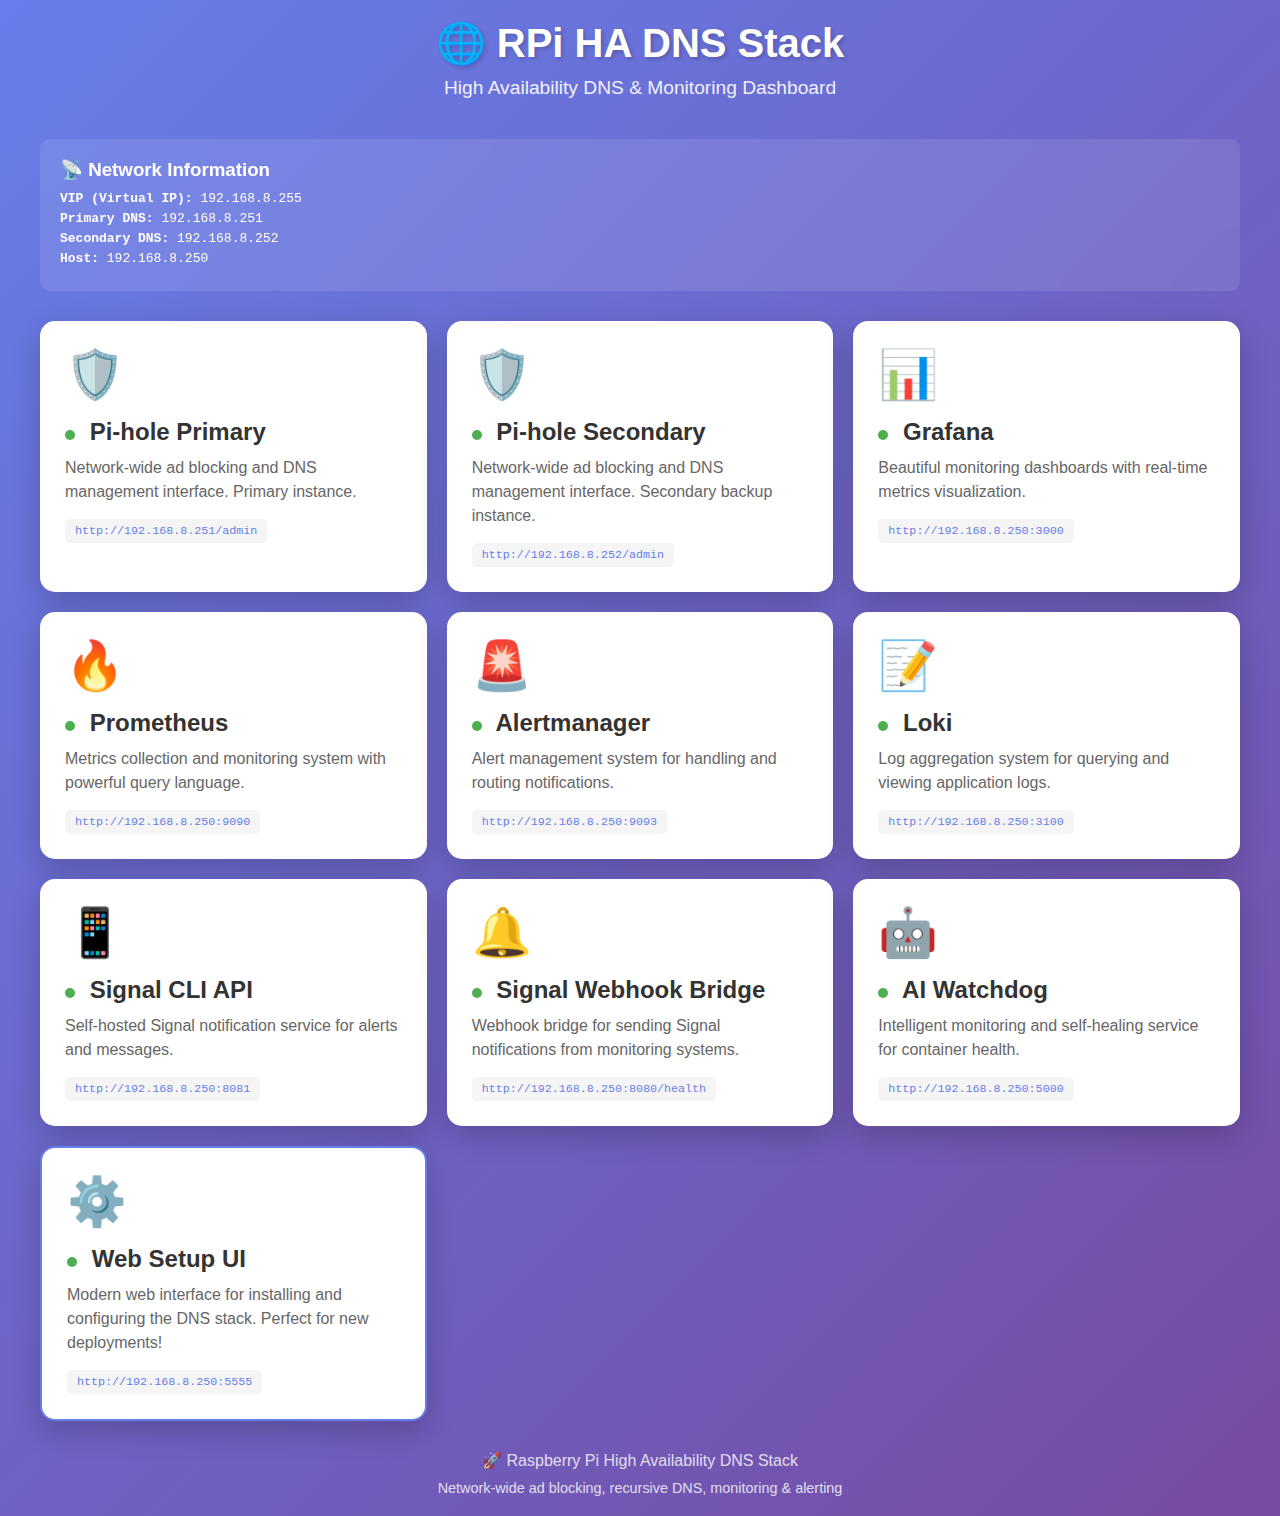
<file: stacks/dashboard/index.html>
<!DOCTYPE html>
<html lang="en">
<head>
    <meta charset="UTF-8">
    <meta name="viewport" content="width=device-width, initial-scale=1.0">
    <title>RPi HA DNS Stack - Dashboard</title>
    <style>
        * {
            margin: 0;
            padding: 0;
            box-sizing: border-box;
        }
        
        body {
            font-family: -apple-system, BlinkMacSystemFont, 'Segoe UI', Roboto, Oxygen, Ubuntu, Cantarell, sans-serif;
            background: linear-gradient(135deg, #667eea 0%, #764ba2 100%);
            min-height: 100vh;
            padding: 20px;
            display: flex;
            align-items: center;
            justify-content: center;
        }
        
        .container {
            max-width: 1200px;
            width: 100%;
        }
        
        .header {
            text-align: center;
            color: white;
            margin-bottom: 40px;
        }
        
        .header h1 {
            font-size: 2.5em;
            margin-bottom: 10px;
            text-shadow: 2px 2px 4px rgba(0,0,0,0.2);
        }
        
        .header p {
            font-size: 1.2em;
            opacity: 0.9;
        }
        
        .services-grid {
            display: grid;
            grid-template-columns: repeat(auto-fit, minmax(300px, 1fr));
            gap: 20px;
            margin-bottom: 30px;
        }
        
        .service-card {
            background: white;
            border-radius: 15px;
            padding: 25px;
            box-shadow: 0 10px 30px rgba(0,0,0,0.2);
            transition: transform 0.3s ease, box-shadow 0.3s ease;
            text-decoration: none;
            color: inherit;
            display: block;
        }
        
        .service-card:hover {
            transform: translateY(-5px);
            box-shadow: 0 15px 40px rgba(0,0,0,0.3);
        }
        
        .service-icon {
            font-size: 3em;
            margin-bottom: 15px;
            display: block;
        }
        
        .service-title {
            font-size: 1.5em;
            font-weight: bold;
            margin-bottom: 10px;
            color: #333;
        }
        
        .service-description {
            color: #666;
            margin-bottom: 15px;
            line-height: 1.5;
        }
        
        .service-url {
            font-size: 0.9em;
            color: #667eea;
            font-family: monospace;
            background: #f5f5f5;
            padding: 5px 10px;
            border-radius: 5px;
            display: inline-block;
        }
        
        .status-indicator {
            display: inline-block;
            width: 10px;
            height: 10px;
            border-radius: 50%;
            background: #4caf50;
            margin-right: 8px;
            animation: pulse 2s infinite;
        }
        
        @keyframes pulse {
            0%, 100% { opacity: 1; }
            50% { opacity: 0.5; }
        }
        
        .footer {
            text-align: center;
            color: white;
            opacity: 0.8;
            margin-top: 30px;
        }
        
        .network-info {
            background: rgba(255,255,255,0.1);
            border-radius: 10px;
            padding: 20px;
            color: white;
            margin-bottom: 30px;
            backdrop-filter: blur(10px);
        }
        
        .network-info h3 {
            margin-bottom: 10px;
        }
        
        .network-info p {
            margin: 5px 0;
            font-family: monospace;
        }
        
        @media (max-width: 768px) {
            .header h1 {
                font-size: 1.8em;
            }
            
            .services-grid {
                grid-template-columns: 1fr;
            }
        }
    </style>
</head>
<body>
    <div class="container">
        <div class="header">
            <h1>🌐 RPi HA DNS Stack</h1>
            <p>High Availability DNS & Monitoring Dashboard</p>
        </div>
        
        <div class="network-info">
            <h3>📡 Network Information</h3>
            <p><strong>VIP (Virtual IP):</strong> 192.168.8.255</p>
            <p><strong>Primary DNS:</strong> 192.168.8.251</p>
            <p><strong>Secondary DNS:</strong> 192.168.8.252</p>
            <p><strong>Host:</strong> 192.168.8.250</p>
        </div>
        
        <div class="services-grid">
            <!-- DNS Services -->
            <a href="http://192.168.8.251/admin" target="_blank" class="service-card">
                <span class="service-icon">🛡️</span>
                <div class="service-title">
                    <span class="status-indicator"></span>
                    Pi-hole Primary
                </div>
                <div class="service-description">
                    Network-wide ad blocking and DNS management interface. Primary instance.
                </div>
                <div class="service-url">http://192.168.8.251/admin</div>
            </a>
            
            <a href="http://192.168.8.252/admin" target="_blank" class="service-card">
                <span class="service-icon">🛡️</span>
                <div class="service-title">
                    <span class="status-indicator"></span>
                    Pi-hole Secondary
                </div>
                <div class="service-description">
                    Network-wide ad blocking and DNS management interface. Secondary backup instance.
                </div>
                <div class="service-url">http://192.168.8.252/admin</div>
            </a>
            
            <!-- Monitoring Services -->
            <a href="http://192.168.8.250:3000" target="_blank" class="service-card">
                <span class="service-icon">📊</span>
                <div class="service-title">
                    <span class="status-indicator"></span>
                    Grafana
                </div>
                <div class="service-description">
                    Beautiful monitoring dashboards with real-time metrics visualization.
                </div>
                <div class="service-url">http://192.168.8.250:3000</div>
            </a>
            
            <a href="http://192.168.8.250:9090" target="_blank" class="service-card">
                <span class="service-icon">🔥</span>
                <div class="service-title">
                    <span class="status-indicator"></span>
                    Prometheus
                </div>
                <div class="service-description">
                    Metrics collection and monitoring system with powerful query language.
                </div>
                <div class="service-url">http://192.168.8.250:9090</div>
            </a>
            
            <a href="http://192.168.8.250:9093" target="_blank" class="service-card">
                <span class="service-icon">🚨</span>
                <div class="service-title">
                    <span class="status-indicator"></span>
                    Alertmanager
                </div>
                <div class="service-description">
                    Alert management system for handling and routing notifications.
                </div>
                <div class="service-url">http://192.168.8.250:9093</div>
            </a>
            
            <a href="http://192.168.8.250:3100" target="_blank" class="service-card">
                <span class="service-icon">📝</span>
                <div class="service-title">
                    <span class="status-indicator"></span>
                    Loki
                </div>
                <div class="service-description">
                    Log aggregation system for querying and viewing application logs.
                </div>
                <div class="service-url">http://192.168.8.250:3100</div>
            </a>
            
            <!-- API Services -->
            <a href="http://192.168.8.250:8081" target="_blank" class="service-card">
                <span class="service-icon">📱</span>
                <div class="service-title">
                    <span class="status-indicator"></span>
                    Signal CLI API
                </div>
                <div class="service-description">
                    Self-hosted Signal notification service for alerts and messages.
                </div>
                <div class="service-url">http://192.168.8.250:8081</div>
            </a>
            
            <a href="http://192.168.8.250:8080/health" target="_blank" class="service-card">
                <span class="service-icon">🔔</span>
                <div class="service-title">
                    <span class="status-indicator"></span>
                    Signal Webhook Bridge
                </div>
                <div class="service-description">
                    Webhook bridge for sending Signal notifications from monitoring systems.
                </div>
                <div class="service-url">http://192.168.8.250:8080/health</div>
            </a>
            
            <!-- AI Watchdog -->
            <a href="http://192.168.8.250:5000" target="_blank" class="service-card">
                <span class="service-icon">🤖</span>
                <div class="service-title">
                    <span class="status-indicator"></span>
                    AI Watchdog
                </div>
                <div class="service-description">
                    Intelligent monitoring and self-healing service for container health.
                </div>
                <div class="service-url">http://192.168.8.250:5000</div>
            </a>
            
            <!-- Setup UI -->
            <a href="http://192.168.8.250:5555" target="_blank" class="service-card" style="border: 2px solid #667eea;">
                <span class="service-icon">⚙️</span>
                <div class="service-title">
                    <span class="status-indicator"></span>
                    Web Setup UI
                </div>
                <div class="service-description">
                    Modern web interface for installing and configuring the DNS stack. Perfect for new deployments!
                </div>
                <div class="service-url">http://192.168.8.250:5555</div>
            </a>
        </div>
        
        <div class="footer">
            <p>🚀 Raspberry Pi High Availability DNS Stack</p>
            <p style="font-size: 0.9em; margin-top: 10px;">
                Network-wide ad blocking, recursive DNS, monitoring & alerting
            </p>
        </div>
    </div>
</body>
</html>
</file>
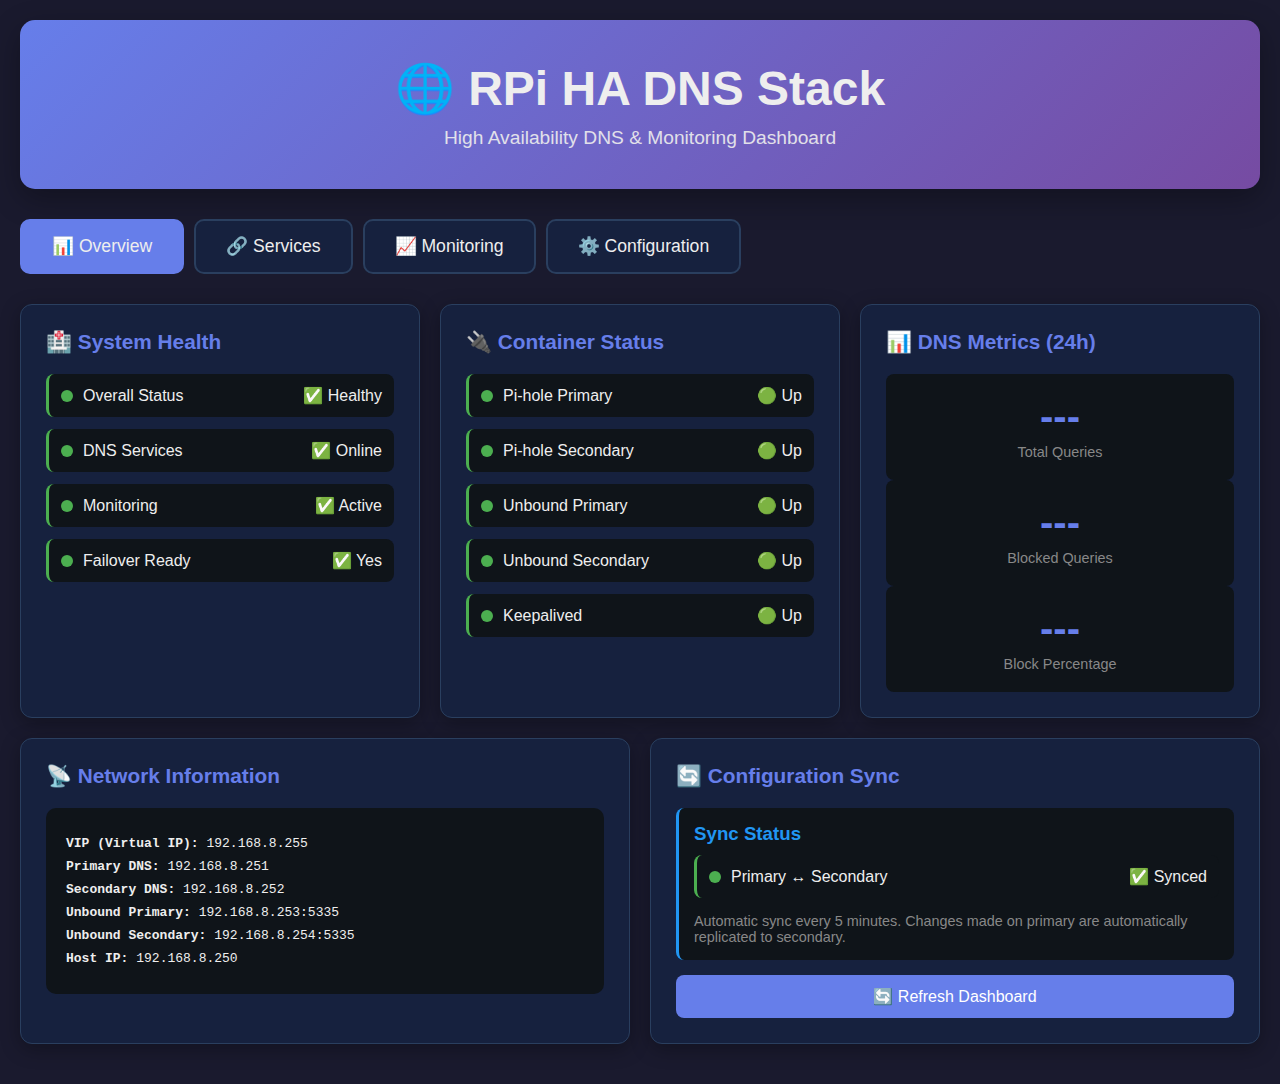
<file: stacks/dashboard/dashboard.html>
<!DOCTYPE html>
<html lang="en">
<head>
    <meta charset="UTF-8">
    <meta name="viewport" content="width=device-width, initial-scale=1.0">
    <title>RPi HA DNS Stack - Dashboard</title>
    <style>
        * {
            margin: 0;
            padding: 0;
            box-sizing: border-box;
        }
        
        body {
            font-family: -apple-system, BlinkMacSystemFont, 'Segoe UI', Roboto, Oxygen, Ubuntu, Cantarell, sans-serif;
            background: #1a1a2e;
            color: #eee;
            padding: 20px;
        }
        
        .dashboard {
            max-width: 1600px;
            margin: 0 auto;
        }
        
        .header {
            background: linear-gradient(135deg, #667eea 0%, #764ba2 100%);
            padding: 40px;
            border-radius: 15px;
            margin-bottom: 30px;
            box-shadow: 0 10px 30px rgba(0,0,0,0.3);
            text-align: center;
        }
        
        .header h1 {
            font-size: 3em;
            margin-bottom: 10px;
        }
        
        .header p {
            opacity: 0.9;
            font-size: 1.2em;
        }
        
        .tab-nav {
            display: flex;
            gap: 10px;
            margin-bottom: 30px;
            flex-wrap: wrap;
        }
        
        .tab-btn {
            background: #16213e;
            color: #eee;
            border: 2px solid #2a3f5f;
            padding: 15px 30px;
            border-radius: 10px;
            cursor: pointer;
            font-size: 1.1em;
            transition: all 0.3s;
        }
        
        .tab-btn:hover {
            background: #1f2f4a;
            border-color: #667eea;
        }
        
        .tab-btn.active {
            background: #667eea;
            border-color: #667eea;
        }
        
        .tab-content {
            display: none;
        }
        
        .tab-content.active {
            display: block;
        }
        
        .grid {
            display: grid;
            gap: 20px;
            margin-bottom: 20px;
        }
        
        .grid-2 {
            grid-template-columns: repeat(auto-fit, minmax(350px, 1fr));
        }
        
        .grid-3 {
            grid-template-columns: repeat(auto-fit, minmax(300px, 1fr));
        }
        
        .grid-4 {
            grid-template-columns: repeat(auto-fit, minmax(250px, 1fr));
        }
        
        .card {
            background: #16213e;
            border-radius: 12px;
            padding: 25px;
            box-shadow: 0 5px 20px rgba(0,0,0,0.3);
            border: 1px solid #2a3f5f;
            transition: transform 0.3s, box-shadow 0.3s;
        }
        
        .card:hover {
            transform: translateY(-5px);
            box-shadow: 0 10px 30px rgba(0,0,0,0.4);
        }
        
        .card h2 {
            font-size: 1.3em;
            margin-bottom: 20px;
            color: #667eea;
            display: flex;
            align-items: center;
            gap: 10px;
        }
        
        .status-grid {
            display: grid;
            gap: 12px;
        }
        
        .status-item {
            display: flex;
            justify-content: space-between;
            align-items: center;
            padding: 12px;
            background: #0f1419;
            border-radius: 8px;
            border-left: 3px solid #4caf50;
        }
        
        .status-item.warning {
            border-left-color: #ff9800;
        }
        
        .status-item.error {
            border-left-color: #f44336;
        }
        
        .status-label {
            display: flex;
            align-items: center;
            gap: 10px;
        }
        
        .status-indicator {
            width: 12px;
            height: 12px;
            border-radius: 50%;
            background: #4caf50;
            animation: pulse 2s infinite;
        }
        
        .status-indicator.warning {
            background: #ff9800;
        }
        
        .status-indicator.error {
            background: #f44336;
        }
        
        @keyframes pulse {
            0%, 100% { opacity: 1; }
            50% { opacity: 0.5; }
        }
        
        .metric {
            text-align: center;
            padding: 20px;
            background: #0f1419;
            border-radius: 8px;
        }
        
        .metric-value {
            font-size: 2.5em;
            font-weight: bold;
            color: #667eea;
            margin-bottom: 5px;
        }
        
        .metric-label {
            color: #888;
            font-size: 0.9em;
        }
        
        .service-link {
            display: block;
            padding: 20px;
            background: #0f1419;
            border-radius: 8px;
            text-decoration: none;
            color: #eee;
            transition: all 0.3s;
            border: 1px solid transparent;
            margin-bottom: 12px;
        }
        
        .service-link:hover {
            background: #1a2332;
            border-color: #667eea;
            transform: translateX(5px);
        }
        
        .service-link-title {
            font-weight: bold;
            margin-bottom: 8px;
            display: flex;
            align-items: center;
            gap: 10px;
            font-size: 1.1em;
        }
        
        .service-link-description {
            color: #888;
            font-size: 0.9em;
            margin-bottom: 8px;
        }
        
        .service-link-url {
            font-size: 0.85em;
            color: #667eea;
            font-family: monospace;
        }
        
        .info-box {
            background: #0f1419;
            padding: 15px;
            border-radius: 8px;
            margin-bottom: 15px;
        }
        
        .info-box h3 {
            color: #667eea;
            margin-bottom: 10px;
            font-size: 1.1em;
        }
        
        .info-box p {
            margin: 5px 0;
            font-family: monospace;
            font-size: 0.9em;
        }
        
        .refresh-btn {
            background: #667eea;
            color: white;
            border: none;
            padding: 12px 24px;
            border-radius: 8px;
            cursor: pointer;
            font-size: 1em;
            transition: all 0.3s;
            width: 100%;
        }
        
        .refresh-btn:hover {
            background: #5568d3;
            transform: translateY(-2px);
        }
        
        .config-status {
            background: #0f1419;
            padding: 15px;
            border-radius: 8px;
            border-left: 3px solid #2196f3;
        }
        
        .config-status h3 {
            color: #2196f3;
            margin-bottom: 10px;
        }
        
        .blocklist-item {
            padding: 10px;
            background: #1a2332;
            border-radius: 6px;
            margin-bottom: 8px;
            display: flex;
            justify-content: space-between;
            align-items: center;
        }
        
        .blocklist-name {
            font-weight: bold;
            color: #4caf50;
        }
        
        .blocklist-count {
            color: #888;
            font-size: 0.9em;
        }
        
        .network-info {
            background: #0f1419;
            border-radius: 10px;
            padding: 20px;
        }
        
        .network-info h3 {
            color: #667eea;
            margin-bottom: 15px;
        }
        
        .network-info p {
            margin: 8px 0;
            font-family: monospace;
        }
        
        @media (max-width: 768px) {
            .grid-2, .grid-3, .grid-4 {
                grid-template-columns: 1fr;
            }
            
            .header h1 {
                font-size: 2em;
            }
            
            .tab-nav {
                flex-direction: column;
            }
            
            .tab-btn {
                width: 100%;
            }
        }
    </style>
</head>
<body>
    <div class="dashboard">
        <div class="header">
            <h1>🌐 RPi HA DNS Stack</h1>
            <p>High Availability DNS & Monitoring Dashboard</p>
        </div>
        
        <div class="tab-nav">
            <button class="tab-btn active" onclick="showTab('overview')">📊 Overview</button>
            <button class="tab-btn" onclick="showTab('services')">🔗 Services</button>
            <button class="tab-btn" onclick="showTab('monitoring')">📈 Monitoring</button>
            <button class="tab-btn" onclick="showTab('config')">⚙️ Configuration</button>
        </div>
        
        <!-- Overview Tab -->
        <div id="overview" class="tab-content active">
            <div class="grid grid-3">
                <div class="card">
                    <h2>🏥 System Health</h2>
                    <div class="status-grid">
                        <div class="status-item">
                            <div class="status-label">
                                <span class="status-indicator"></span>
                                <span>Overall Status</span>
                            </div>
                            <span>✅ Healthy</span>
                        </div>
                        <div class="status-item">
                            <div class="status-label">
                                <span class="status-indicator"></span>
                                <span>DNS Services</span>
                            </div>
                            <span>✅ Online</span>
                        </div>
                        <div class="status-item">
                            <div class="status-label">
                                <span class="status-indicator"></span>
                                <span>Monitoring</span>
                            </div>
                            <span>✅ Active</span>
                        </div>
                        <div class="status-item">
                            <div class="status-label">
                                <span class="status-indicator"></span>
                                <span>Failover Ready</span>
                            </div>
                            <span>✅ Yes</span>
                        </div>
                    </div>
                </div>
                
                <div class="card">
                    <h2>🔌 Container Status</h2>
                    <div class="status-grid">
                        <div class="status-item">
                            <div class="status-label">
                                <span class="status-indicator"></span>
                                <span>Pi-hole Primary</span>
                            </div>
                            <span>🟢 Up</span>
                        </div>
                        <div class="status-item">
                            <div class="status-label">
                                <span class="status-indicator"></span>
                                <span>Pi-hole Secondary</span>
                            </div>
                            <span>🟢 Up</span>
                        </div>
                        <div class="status-item">
                            <div class="status-label">
                                <span class="status-indicator"></span>
                                <span>Unbound Primary</span>
                            </div>
                            <span>🟢 Up</span>
                        </div>
                        <div class="status-item">
                            <div class="status-label">
                                <span class="status-indicator"></span>
                                <span>Unbound Secondary</span>
                            </div>
                            <span>🟢 Up</span>
                        </div>
                        <div class="status-item">
                            <div class="status-label">
                                <span class="status-indicator"></span>
                                <span>Keepalived</span>
                            </div>
                            <span>🟢 Up</span>
                        </div>
                    </div>
                </div>
                
                <div class="card">
                    <h2>📊 DNS Metrics (24h)</h2>
                    <div class="metric">
                        <div class="metric-value" id="totalQueries">---</div>
                        <div class="metric-label">Total Queries</div>
                    </div>
                    <div class="metric">
                        <div class="metric-value" id="blockedQueries">---</div>
                        <div class="metric-label">Blocked Queries</div>
                    </div>
                    <div class="metric">
                        <div class="metric-value" id="blockPercentage">---</div>
                        <div class="metric-label">Block Percentage</div>
                    </div>
                </div>
            </div>
            
            <div class="grid grid-2">
                <div class="card">
                    <h2>📡 Network Information</h2>
                    <div class="network-info">
                        <p><strong>VIP (Virtual IP):</strong> 192.168.8.255</p>
                        <p><strong>Primary DNS:</strong> 192.168.8.251</p>
                        <p><strong>Secondary DNS:</strong> 192.168.8.252</p>
                        <p><strong>Unbound Primary:</strong> 192.168.8.253:5335</p>
                        <p><strong>Unbound Secondary:</strong> 192.168.8.254:5335</p>
                        <p><strong>Host IP:</strong> 192.168.8.250</p>
                    </div>
                </div>
                
                <div class="card">
                    <h2>🔄 Configuration Sync</h2>
                    <div class="config-status">
                        <h3>Sync Status</h3>
                        <div class="status-item">
                            <div class="status-label">
                                <span class="status-indicator"></span>
                                <span>Primary ↔ Secondary</span>
                            </div>
                            <span>✅ Synced</span>
                        </div>
                        <p style="margin-top: 15px; color: #888; font-size: 0.9em;">
                            Automatic sync every 5 minutes. Changes made on primary are automatically replicated to secondary.
                        </p>
                    </div>
                    <button class="refresh-btn" onclick="location.reload()" style="margin-top: 15px;">🔄 Refresh Dashboard</button>
                </div>
            </div>
        </div>
        
        <!-- Services Tab -->
        <div id="services" class="tab-content">
            <div class="grid grid-2">
                <div class="card">
                    <h2>🛡️ DNS Management</h2>
                    <a href="http://192.168.8.251/admin" target="_blank" class="service-link">
                        <div class="service-link-title">
                            <span>🛡️</span>
                            <span>Pi-hole Primary</span>
                        </div>
                        <div class="service-link-description">
                            Network-wide ad blocking and DNS management. Primary instance.
                        </div>
                        <div class="service-link-url">http://192.168.8.251/admin</div>
                    </a>
                    <a href="http://192.168.8.252/admin" target="_blank" class="service-link">
                        <div class="service-link-title">
                            <span>🛡️</span>
                            <span>Pi-hole Secondary</span>
                        </div>
                        <div class="service-link-description">
                            Network-wide ad blocking and DNS management. Backup instance.
                        </div>
                        <div class="service-link-url">http://192.168.8.252/admin</div>
                    </a>
                </div>
                
                <div class="card">
                    <h2>📊 Monitoring Tools</h2>
                    <a href="http://192.168.8.250:3000" target="_blank" class="service-link">
                        <div class="service-link-title">
                            <span>📈</span>
                            <span>Grafana</span>
                        </div>
                        <div class="service-link-description">
                            Beautiful monitoring dashboards with real-time metrics visualization.
                        </div>
                        <div class="service-link-url">http://192.168.8.250:3000</div>
                    </a>
                    <a href="http://192.168.8.250:9090" target="_blank" class="service-link">
                        <div class="service-link-title">
                            <span>🔥</span>
                            <span>Prometheus</span>
                        </div>
                        <div class="service-link-description">
                            Metrics collection and monitoring with powerful query language.
                        </div>
                        <div class="service-link-url">http://192.168.8.250:9090</div>
                    </a>
                    <a href="http://192.168.8.250:9093" target="_blank" class="service-link">
                        <div class="service-link-title">
                            <span>🚨</span>
                            <span>Alertmanager</span>
                        </div>
                        <div class="service-link-description">
                            Alert management for handling and routing notifications.
                        </div>
                        <div class="service-link-url">http://192.168.8.250:9093</div>
                    </a>
                </div>
            </div>
            
            <div class="grid grid-3">
                <div class="card">
                    <h2>📝 Log Management</h2>
                    <a href="http://192.168.8.250:3100" target="_blank" class="service-link">
                        <div class="service-link-title">
                            <span>📝</span>
                            <span>Loki</span>
                        </div>
                        <div class="service-link-description">
                            Log aggregation for querying application logs.
                        </div>
                        <div class="service-link-url">http://192.168.8.250:3100</div>
                    </a>
                </div>
                
                <div class="card">
                    <h2>📱 Notifications</h2>
                    <a href="http://192.168.8.250:8081" target="_blank" class="service-link">
                        <div class="service-link-title">
                            <span>📱</span>
                            <span>Signal CLI API</span>
                        </div>
                        <div class="service-link-description">
                            Self-hosted Signal messaging for alerts.
                        </div>
                        <div class="service-link-url">http://192.168.8.250:8081</div>
                    </a>
                    <a href="http://192.168.8.250:8080/health" target="_blank" class="service-link">
                        <div class="service-link-title">
                            <span>🔔</span>
                            <span>Signal Webhook</span>
                        </div>
                        <div class="service-link-description">
                            Webhook bridge for Signal notifications.
                        </div>
                        <div class="service-link-url">http://192.168.8.250:8080/health</div>
                    </a>
                </div>
                
                <div class="card">
                    <h2>🤖 Automation</h2>
                    <a href="http://192.168.8.250:5000" target="_blank" class="service-link">
                        <div class="service-link-title">
                            <span>🤖</span>
                            <span>AI Watchdog</span>
                        </div>
                        <div class="service-link-description">
                            Intelligent monitoring and self-healing service.
                        </div>
                        <div class="service-link-url">http://192.168.8.250:5000</div>
                    </a>
                </div>
            </div>
        </div>
        
        <!-- Monitoring Tab -->
        <div id="monitoring" class="tab-content">
            <div class="grid grid-3">
                <div class="card">
                    <h2>📊 Query Statistics</h2>
                    <div class="metric">
                        <div class="metric-value" id="totalQueries2">---</div>
                        <div class="metric-label">Total Queries Today</div>
                    </div>
                    <div class="metric">
                        <div class="metric-value" id="blockedQueries2">---</div>
                        <div class="metric-label">Blocked Today</div>
                    </div>
                    <div class="metric">
                        <div class="metric-value" id="blockPercentage2">---</div>
                        <div class="metric-label">Block Rate</div>
                    </div>
                </div>
                
                <div class="card">
                    <h2>🎯 Top Blocked Domains</h2>
                    <div class="info-box">
                        <p style="color: #888;">Real-time data available in Pi-hole dashboard</p>
                        <a href="http://192.168.8.251/admin" target="_blank" style="color: #667eea; text-decoration: none; display: block; margin-top: 10px;">View in Pi-hole →</a>
                    </div>
                </div>
                
                <div class="card">
                    <h2>📈 Query Types</h2>
                    <div class="info-box">
                        <p style="color: #888;">Detailed metrics available in Grafana</p>
                        <a href="http://192.168.8.250:3000" target="_blank" style="color: #667eea; text-decoration: none; display: block; margin-top: 10px;">View in Grafana →</a>
                    </div>
                </div>
            </div>
        </div>
        
        <!-- Configuration Tab -->
        <div id="config" class="tab-content">
            <div class="grid grid-2">
                <div class="card">
                    <h2>🛡️ Active Blocklists</h2>
                    <div class="blocklist-item">
                        <div>
                            <div class="blocklist-name">Hagezi Pro++</div>
                            <div class="blocklist-count">~3M domains - Comprehensive protection</div>
                        </div>
                        <span>✅</span>
                    </div>
                    <div class="blocklist-item">
                        <div>
                            <div class="blocklist-name">OISD Big</div>
                            <div class="blocklist-count">~1.9M domains - Low false positives</div>
                        </div>
                        <span>✅</span>
                    </div>
                    <div class="blocklist-item">
                        <div>
                            <div class="blocklist-name">Default Pi-hole</div>
                            <div class="blocklist-count">~400K domains - Standard blocking</div>
                        </div>
                        <span>✅</span>
                    </div>
                    
                    <div class="info-box" style="margin-top: 20px;">
                        <h3>✅ Whitelisted Domains</h3>
                        <p>• disneyplus.com</p>
                        <p>• disney-plus.net</p>
                        <p>• disneystreaming.com</p>
                        <p>• bamgrid.com</p>
                        <p>• dssott.com</p>
                    </div>
                </div>
                
                <div class="card">
                    <h2>⚙️ System Configuration</h2>
                    <div class="info-box">
                        <h3>DNS Resolution Flow</h3>
                        <p>Client → VIP (192.168.8.255)</p>
                        <p>  ↓</p>
                        <p>Pi-hole (192.168.8.251 or .252)</p>
                        <p>  ↓</p>
                        <p>Unbound (192.168.8.253:5335 or .254:5335)</p>
                        <p>  ↓</p>
                        <p>Root DNS Servers</p>
                    </div>
                    
                    <div class="info-box" style="margin-top: 15px;">
                        <h3>Configuration Files</h3>
                        <p>• Pi-hole config: /opt/.../pihole1 & pihole2</p>
                        <p>• Unbound config: /opt/.../unbound1 & unbound2</p>
                        <p>• Keepalived config: /opt/.../keepalived</p>
                        <p>• Sync interval: 5 minutes</p>
                    </div>
                    
                    <div class="info-box" style="margin-top: 15px;">
                        <h3>Quick Commands</h3>
                        <p style="color: #667eea;">docker compose ps</p>
                        <p style="color: #667eea;">docker logs pihole-sync</p>
                        <p style="color: #667eea;">bash setup-pihole.sh</p>
                    </div>
                </div>
            </div>
        </div>
    </div>
    
    <script>
        function showTab(tabName) {
            // Hide all tabs
            document.querySelectorAll('.tab-content').forEach(tab => {
                tab.classList.remove('active');
            });
            
            // Remove active class from all buttons
            document.querySelectorAll('.tab-btn').forEach(btn => {
                btn.classList.remove('active');
            });
            
            // Show selected tab
            document.getElementById(tabName).classList.add('active');
            
            // Add active class to clicked button
            event.target.classList.add('active');
        }
        
        // Simulate fetching metrics (in production, this would call actual APIs)
        function updateMetrics() {
            // These would be real API calls in production
            const placeholders = ['totalQueries', 'blockedQueries', 'blockPercentage', 
                                 'totalQueries2', 'blockedQueries2', 'blockPercentage2'];
            
            placeholders.forEach(id => {
                const elem = document.getElementById(id);
                if (elem) {
                    elem.textContent = '---';
                }
            });
            
            // Note: To get real metrics, you would need to:
            // 1. Enable Pi-hole API access
            // 2. Fetch from: http://192.168.8.251/admin/api.php
            // Example:
            // fetch('http://192.168.8.251/admin/api.php')
            //   .then(r => r.json())
            //   .then(data => {
            //     document.getElementById('totalQueries').textContent = data.dns_queries_today.toLocaleString();
            //     document.getElementById('blockedQueries').textContent = data.ads_blocked_today.toLocaleString();
            //     document.getElementById('blockPercentage').textContent = data.ads_percentage_today.toFixed(1) + '%';
            //     // Copy to monitoring tab
            //     document.getElementById('totalQueries2').textContent = data.dns_queries_today.toLocaleString();
            //     document.getElementById('blockedQueries2').textContent = data.ads_blocked_today.toLocaleString();
            //     document.getElementById('blockPercentage2').textContent = data.ads_percentage_today.toFixed(1) + '%';
            //   });
        }
        
        updateMetrics();
        
        // Auto-refresh every 30 seconds
        setInterval(updateMetrics, 30000);
    </script>
</body>
</html>
</file>
